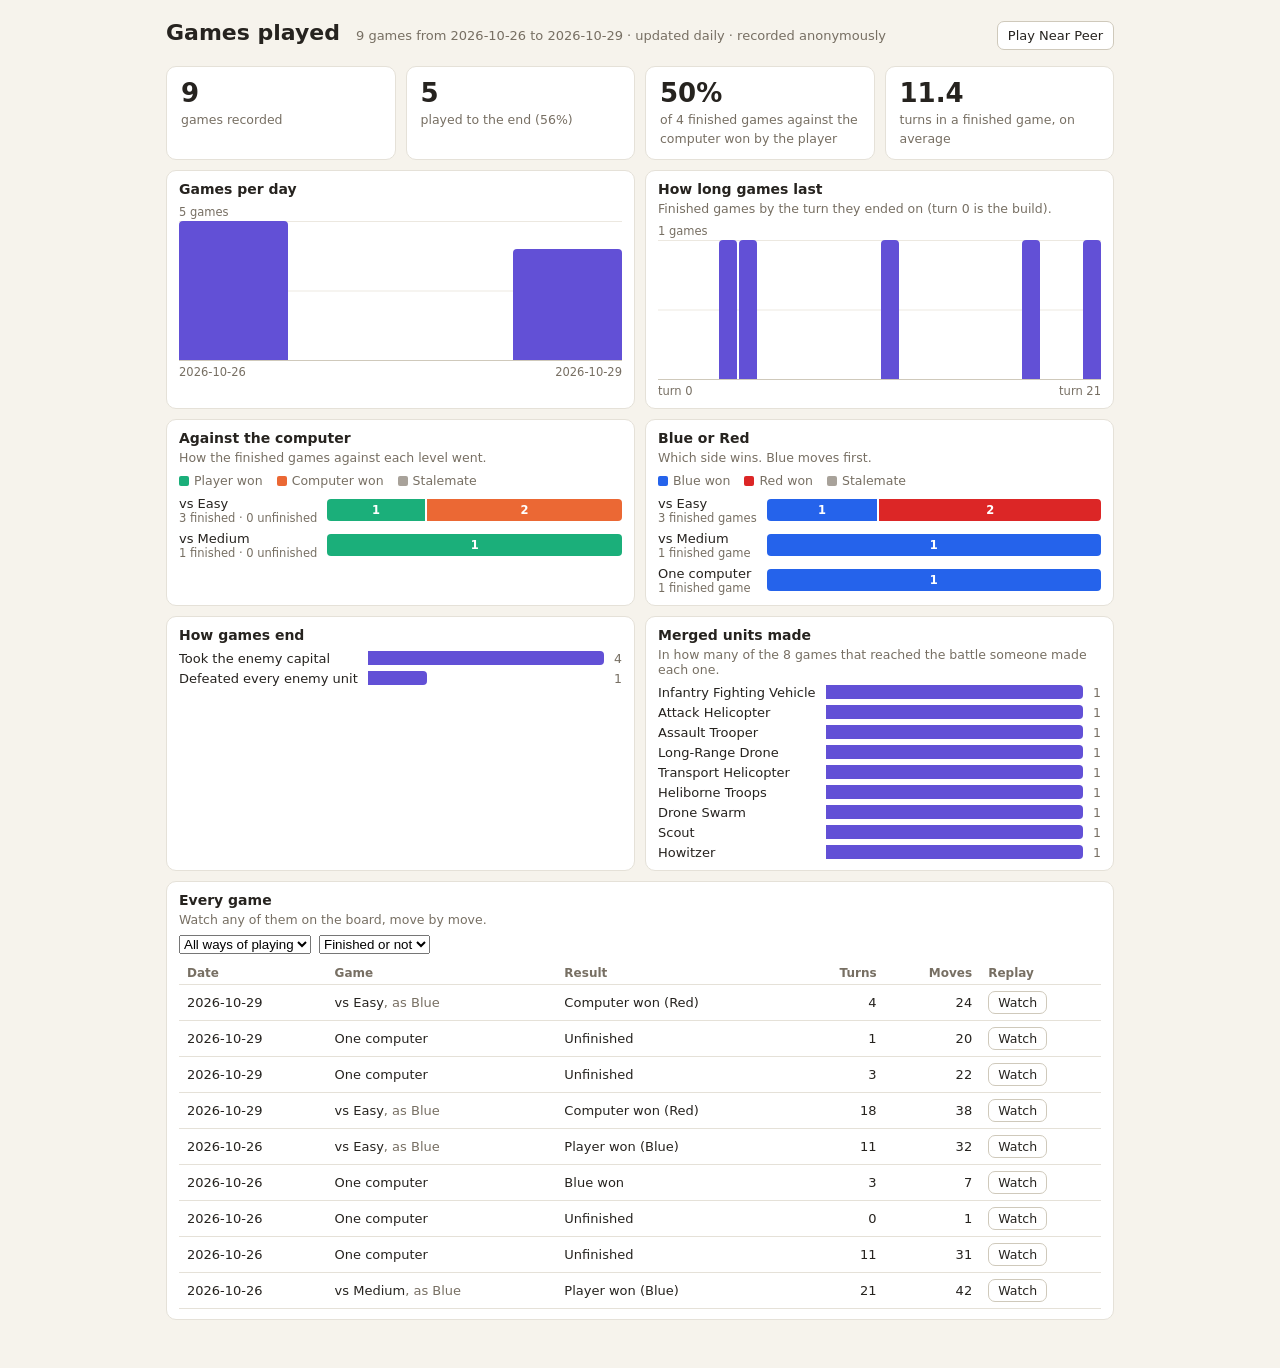
<file: stats.html>
<!doctype html>
<html lang="en">
<head>
  <meta charset="utf-8">
  <meta name="viewport" content="width=device-width, initial-scale=1">
  <title>Near Peer · Games played</title>
  <meta name="description" content="How the games of Near Peer played online went, with a replay of every one.">
  <meta name="color-scheme" content="light dark">
  <link rel="icon" href="favicon.svg" type="image/svg+xml">
  <link rel="stylesheet" href="style.css">
  <script>
    // The remembered theme (Light / Dark), as in index.html.
    try {
      const t = localStorage.getItem('near-peer:theme');
      if (t === 'light' || t === 'dark') document.documentElement.dataset.theme = t;
    } catch (e) { /* private window etc. */ }
  </script>
  <style>
    /* The game's page doesn't scroll; this one does. Colours come from style.css. */
    html, body { height: auto; }
    body { overflow: auto; }
    :root {
      /* Chart colours, checked for colour blindness and contrast against --card in both themes. */
      --player: light-dark(#1baf7a, #199e70);   /* a person beat the computer */
      --computer: light-dark(#eb6834, #d95926); /* the computer won */
      --count: light-dark(#6250d6, #9085e9);    /* a single count */
      --even: light-dark(#a8a29a, #6b655d);     /* stalemate */
      --grid: light-dark(#ece8e0, #2e2b27);
    }
    .stats { max-width: 980px; margin: 0 auto; padding: 20px 16px 48px; color: var(--ink); }
    .stats header { display: flex; flex-wrap: wrap; align-items: baseline; gap: 6px 16px; margin-bottom: 16px; }
    .stats h1 { margin: 0; font-size: 22px; }
    .stats header .muted { font-size: 13px; }
    .stats header .button { margin-left: auto; }
    .tiles { display: grid; grid-template-columns: repeat(auto-fit, minmax(170px, 1fr)); gap: 10px; margin-bottom: 10px; }
    .tile { background: var(--card); border: 1px solid var(--line); border-radius: 10px; padding: 12px 14px; }
    .tile b { display: block; font-size: 26px; line-height: 1.15; font-variant-numeric: tabular-nums; }
    .tile span { font-size: 12.5px; color: var(--muted); }
    .grid2 { display: grid; grid-template-columns: repeat(auto-fit, minmax(min(100%, 420px), 1fr)); gap: 10px; margin-bottom: 10px; }
    .stats .card { min-width: 0; }
    .stats .card > .hint:first-of-type { margin-top: -4px; }
    .empty { text-align: center; padding: 40px 16px; }

    /* Columns over time or turns: bars from a common baseline, rounded at the data end. */
    .cols { display: flex; align-items: flex-end; gap: 2px; height: 140px; border-bottom: 1px solid var(--edge);
      background: linear-gradient(var(--grid) 1px, transparent 1px) 0 0 / 100% 50%; }
    .cols > div { flex: 1; min-width: 0; height: 100%; display: flex; align-items: flex-end; outline-offset: 1px; }
    .cols > div > i { display: block; width: 100%; background: var(--count); border-radius: 4px 4px 0 0; }
    .cols > div:hover > i, .cols > div:focus > i { filter: brightness(1.15); }
    .axis { display: flex; justify-content: space-between; font-size: 11.5px; color: var(--muted); margin-top: 4px; font-variant-numeric: tabular-nums; }
    .ymax { font-size: 11.5px; color: var(--muted); margin-bottom: 2px; }

    /* Rows of whole-games-split-by-result, and ranked bar lists. */
    .legend { display: flex; flex-wrap: wrap; gap: 4px 14px; font-size: 12.5px; color: var(--muted); margin: 0 0 8px; }
    .legend span::before { content: ''; display: inline-block; width: 10px; height: 10px; border-radius: 2px; margin-right: 5px; vertical-align: -1px; background: var(--c); }
    .split { display: grid; grid-template-columns: minmax(70px, max-content) 1fr; gap: 6px 10px; align-items: center; }
    .split .label { font-size: 13px; }
    .split .label small { display: block; color: var(--muted); font-size: 11.5px; }
    .bar { display: flex; gap: 2px; height: 22px; }
    .bar > div { background: var(--c); color: #fff; font-size: 11.5px; font-weight: 600; display: flex; align-items: center; justify-content: center;
      overflow: hidden; white-space: nowrap; min-width: 3px; font-variant-numeric: tabular-nums; }
    .bar > div:first-child { border-radius: 4px 0 0 4px; }
    .bar > div:last-child { border-radius: 0 4px 4px 0; }
    .bar > div:only-child { border-radius: 4px; }
    .bar > div:hover, .bar > div:focus { filter: brightness(1.12); }
    .ranked { display: grid; grid-template-columns: minmax(0, max-content) 1fr max-content; gap: 5px 10px; align-items: center; font-size: 13px; }
    .ranked .track { height: 14px; }
    .ranked .track i { display: block; height: 100%; background: var(--count); border-radius: 0 4px 4px 0; min-width: 3px; }
    .ranked .n { color: var(--muted); font-variant-numeric: tabular-nums; text-align: right; font-size: 12.5px; }

    /* The list of games. */
    .filters { display: flex; flex-wrap: wrap; gap: 8px; margin-bottom: 8px; }
    .table-wrap { overflow-x: auto; }
    table.games { width: 100%; border-collapse: collapse; font-size: 13px; font-variant-numeric: tabular-nums; }
    table.games th { text-align: left; font-size: 12px; color: var(--muted); font-weight: 600; padding: 4px 8px; border-bottom: 1px solid var(--line); }
    table.games td { padding: 6px 8px; border-bottom: 1px solid var(--line); white-space: nowrap; }
    table.games td.num, table.games th.num { text-align: right; }
    table.games .button { padding: 3px 9px; font-size: 12.5px; }
    .more { margin-top: 10px; }
    /* Phones: the replay button stays in view; the number of moves goes and results wrap. */
    @media (max-width: 560px) {
      table.games .moves { display: none; }
      table.games td { white-space: normal; padding: 6px 4px; }
      table.games td:first-child { white-space: nowrap; }
    }

    .tip { position: fixed; z-index: 10; pointer-events: none; background: var(--card); color: var(--ink); border: 1px solid var(--edge);
      border-radius: 8px; padding: 6px 9px; font-size: 12.5px; box-shadow: 0 4px 14px var(--shadow); max-width: 240px; }
    .tip b { font-size: 14px; margin-right: 4px; }
    .tip[hidden] { display: none; }
  </style>
</head>
<body>
  <main class="stats" id="stats">
    <header>
      <h1>Games played</h1>
      <span class="muted" id="about">Loading…</span>
      <a class="button" href="./">Play Near Peer</a>
    </header>
  </main>
  <div class="tip" id="tip" hidden></div>
  <!-- Reads data/games.json, which tools/games.js keeps up to date (a GitHub Action, every day). -->
  <script type="module" src="js/statspage.js"></script>
</body>
</html>
</file>
<file: style.css>
:root {
  /* Page colours as light-dark(light, dark), in the same warm "pastel stone" family as the
     terrain (colours.js), never cool greys. The theme follows the system unless the
     Theme picker sets data-theme="light" or "dark" on <html>. */
  color-scheme: light dark;
  --bg: light-dark(#f6f3ec, #171513);
  --card: light-dark(#ffffff, #211f1c);
  --ink: light-dark(#26231f, #ebe5da);
  --muted: light-dark(#776f63, #a39b8e);
  --line: light-dark(#e5e1d8, #38342f);
  --edge: light-dark(#cfc9bb, #4d4840);         /* buttons, inputs, menus */
  --raised: light-dark(#ffffff, #2a2723);       /* button face */
  --hover: light-dark(#f3f0e8, #35312c);
  --soft: light-dark(#f1efe9, #302c28);         /* small tags, code */
  --field: light-dark(#faf8f3, #14120f);        /* read-only text fields */
  --picked: light-dark(#fffbea, #3a3418);
  --pill: light-dark(#dcfce7, #163a24);
  --pill-ink: light-dark(#14532d, #a7f3c0);
  --capt-bg: light-dark(#fae8ff, #4a1650);
  --skill-bg: light-dark(#ede9fe, #2e2550);
  --skill-ink: light-dark(#4c1d95, #c4b5fd);
  --skill-accent: light-dark(#6d28d9, #a78bfa);
  --shadow: light-dark(rgba(0, 0, 0, .15), rgba(0, 0, 0, .5));
  /* The board keeps the same colours in both themes: its art sits on its own dark table. */
  --hit: #b91c1c;
  --danger: #c026d3;   /* capturable / attack that would capture */
  --table: #262320;    /* board background, also the gap between tiles: warm charcoal, dark enough that minefields stand out */
  --good: #15803d;
  font-family: system-ui, -apple-system, "Segoe UI", sans-serif;
  color: var(--ink);
}
:root[data-theme="light"] { color-scheme: light; }
:root[data-theme="dark"] { color-scheme: dark; }
/* Text colours off the board get lighter in the dark theme so they stay readable. */
.panel, .hover-info, .menu, .dock, .topbar {
  --hit: light-dark(#b91c1c, #f87171);
  --danger: light-dark(#c026d3, #e879f9);
  --good: light-dark(#15803d, #4ade80);
}

* { box-sizing: border-box; }
body { margin: 0; background: var(--bg); }

/* ---- full-screen game: board, with whose turn and the menu button over its top corners,
        and the dock (what you can do now) beside or under it. Nothing on the page scrolls.
        The board's size comes from the window alone, never from what the dock holds: the dock
        has a fixed size and scrolls inside, so the board doesn't jump when the cards change. ---- */
html, body { height: 100%; }
body { overflow: hidden; }
.game {
  --board-ratio: 500 / 490;   /* the board's viewBox (ui.js mount): height / width */
  --dock-min: 180px;          /* narrow screens: the least height left for the dock */
  --side: clamp(300px, 30vw, 400px); /* wide screens: the dock's width */
  position: relative;
  height: 100vh;
  height: 100dvh;
  display: grid;
  grid-template-areas: "board" "dock";
  /* Narrow screens: the board gets the height its width needs (or all but --dock-min), the dock the rest. */
  grid-template-rows: min(calc(100vw * var(--board-ratio)), calc(100dvh - var(--dock-min))) minmax(0, 1fr);
  background: var(--table);
}
#board {
  grid-area: board; width: 100%; height: 100%; min-height: 0; display: block;
  /* Touch: dragging a unit must not scroll or zoom the page, select the tile, flash the tap
     highlight or open the long-press menu. The page never scrolls anyway. */
  touch-action: none;
  user-select: none; -webkit-user-select: none;
  -webkit-touch-callout: none;
  -webkit-tap-highlight-color: transparent;
}

.topbar {
  position: absolute; top: 0; left: 0; right: 0;
  display: flex; justify-content: space-between; align-items: flex-start; gap: 8px;
  padding: 10px 12px;
  pointer-events: none; /* the board underneath stays clickable between the two */
}
.topbar > * { pointer-events: auto; }
.status-pill {
  background: var(--card); color: var(--ink);
  border-left: 5px solid; border-radius: 8px;
  padding: 5px 11px; font-size: 14px;
  box-shadow: 0 2px 8px var(--shadow);
}
/* The phase on a second line, so the pill stays narrow enough to sit beside the board's top row. */
.status-phase { display: block; font-size: 11.5px; }
.menu-btn { font-weight: 600; box-shadow: 0 2px 8px var(--shadow); white-space: nowrap; }
.pop-out { margin-left: auto; } /* beside the Menu button */
.pop-out[hidden] { display: none; }

.dock {
  grid-area: dock;
  min-height: 0;
  overflow-y: auto;
  background: var(--bg);
  border-top: 1px solid var(--line);
  padding: 8px 12px;
}
.dock-cards { display: flex; flex-wrap: wrap; gap: 8px; justify-content: center; align-items: flex-start; }
.dock-cards:empty { display: none; }
.dock .card { flex: 1 1 320px; max-width: 560px; padding: 8px 12px; }
.dock .card h2 { margin-bottom: 6px; }
.dock .hint { margin: 6px 0; }
.hover-info {
  max-width: 1128px; margin: 6px auto 0;
  padding: 2px 4px;
  font-size: 12.5px; color: var(--ink);
}
@media (hover: none) { .hover-info { display: none; } } /* nothing to hover on a touch screen */

/* Wide screens: the dock is a column down the right, the board fills the rest at full height. */
@media (min-aspect-ratio: 1/1) and (min-width: 760px) {
  .game {
    grid-template-areas: "board dock";
    grid-template-columns: minmax(0, 1fr) var(--side);
    grid-template-rows: minmax(0, 1fr);
  }
  .topbar { right: var(--side); } /* over the board only */
  .dock { display: flex; flex-direction: column; border-top: 0; border-left: 1px solid var(--line); }
  .dock-cards { flex-direction: column; flex-wrap: nowrap; align-items: stretch; }
  .dock .card { flex: none; max-width: none; }
  .hover-info { margin: auto 0 0; padding-top: 8px; } /* at the foot of the column */
}

/* Small squarish windows (an X post's player card, a small browser window): the board takes all
   but a short strip, the dock's cards shrink to their buttons (the strip scrolls for the rest),
   and the status and menu shrink into the empty corners beside the hexagonal board. */
@media (aspect-ratio >= 3/4) and (width < 760px) and (height < 800px),
       (3/4 <= aspect-ratio < 1) and (height < 800px) {
  .game { --dock-min: 104px; }
  .topbar { padding: 6px; }
  .status-pill { font-size: 12.5px; padding: 4px 9px; border-left-width: 4px; }
  .status-phase { font-size: 11px; }
  .status-verb { display: none; } /* "Blue (you)" */
  .menu-btn { padding: 5px 10px; }
  .menu-label { display: none; }
  .hover-info { display: none; }
  .dock { padding: 6px 8px; }
  .dock-cards { gap: 6px; }
  .dock .card { padding: 6px 8px; font-size: 12.5px; min-width: 0; } /* the picks scroll inside it */
  .dock button { padding: 4px 9px; font-size: 12.5px; }
  .dock .build > h2, .dock .actions > h2, .dock .hint.how { display: none; }
  .dock .picks { display: flex; overflow-x: auto; gap: 5px; }
  .dock .pick { flex: none; padding: 3px 8px; }
  .dock .build > .row { margin-top: 6px; }
  /* This turn: the move pill and the buttons on one line. */
  .dock .actions { display: flex; flex-wrap: wrap; align-items: center; gap: 6px; }
  .dock .actions > * { margin: 0; }
  /* The selected unit: its name and stats on one line, then what it can do here, then the rest. */
  .dock .unit { display: flex; flex-wrap: wrap; align-items: center; gap: 2px 10px; }
  .dock .unit > * { flex: 1 1 100%; margin: 0; }
  .dock .unit > h2 { flex: none; order: -2; }
  .dock .unit > .now { flex: none; order: -2; }
  .dock .unit > .parts-box, .dock .unit > .targets:not(.threat) { order: -1; }
}

.credits { display: flex; flex-wrap: wrap; align-items: center; justify-content: space-between; gap: 8px; }

/* Watching a recorded game (index.html?replay=…): the controls at the top of the dock. */
.dock .replay { max-width: 560px; margin: 0 auto 8px; }
.replay-about { font-weight: 400; font-size: 12.5px; margin-left: auto; }
.replay-buttons { align-items: center; }
.replay-play { min-width: 86px; }
.replay-slider { display: block; width: 100%; margin: 10px 0 0; accent-color: var(--ink); }

/* ---- the menu: a full-screen sheet that scrolls ---- */
.sheet { position: fixed; inset: 0; z-index: 30; overflow-y: auto; background: var(--bg); }
.sheet[hidden] { display: none; }
.sheet-inner { max-width: 640px; margin: 0 auto; padding: 0 16px 24px; }
.sheet-head {
  position: sticky; top: 0; z-index: 1;
  background: var(--bg); padding: 12px 0;
}
.sheet-head .menu-btn { margin-left: auto; }
.statline.now { display: flex; margin: 6px 0; font-size: 14px; }

/* ---- board svg ---- */
.tile { stroke: var(--table); stroke-width: 4; }
.hit { fill: transparent; cursor: pointer; }
.hit.grab { cursor: grab; } /* a unit you can drag */
.aim-casing { fill: none; stroke: #fff; stroke-opacity: .75; stroke-width: 7; stroke-linecap: round; }
.aim-line { fill: none; stroke-width: 3.5; stroke-linecap: round; }
.aim-line.miss { stroke-dasharray: 6 5; }
.aim-dot { stroke: #fff; stroke-width: 1.5; }
.coord { font-size: 9px; text-anchor: middle; fill: #000; opacity: .45; }
.ulabel { font-size: 15px; font-weight: 800; text-anchor: middle; fill: #fff; }
.ustats {
  font-size: 10.5px; font-weight: 700; text-anchor: middle; fill: #222;
  paint-order: stroke; stroke: #fff; stroke-width: 3px; stroke-linejoin: round;
}
.ustats.small { font-size: 9.5px; }
.ustats.buff { fill: var(--good); }
.ustats.debuff { fill: var(--hit); }
.sel-ring-outer { fill: none; stroke: #111; stroke-width: 6; }
.sel-ring { fill: none; stroke: #fff; stroke-width: 2.5; }
.capt-ring {
  fill: none; stroke: var(--danger); stroke-width: 3.5; stroke-dasharray: 5 3;
  animation: march 0.8s linear infinite;
}
.mv-badge { fill: var(--good); stroke: #fff; stroke-width: 1.5; }
.mv-badge-text { font-size: 9px; font-weight: 800; fill: #fff; text-anchor: middle; }

.reach { fill: #fff; fill-opacity: .35; stroke-width: 2.5; }
.reach.preview { fill: none; stroke-width: 2; stroke-dasharray: 5 4; stroke-opacity: .85; }
.step { fill: none; stroke: var(--good); stroke-width: 3.5; stroke-dasharray: 7 4; }
.range { fill: none; stroke: #1f2328; stroke-opacity: .55; stroke-width: 1.6; stroke-dasharray: 2 3; }
.range.preview { stroke-opacity: .25; }
.place-target { fill: none; stroke-width: 3.5; stroke-dasharray: 8 5; animation: march 1s linear infinite; }
.hover-ring { fill: none; stroke: #fff; stroke-opacity: .9; stroke-width: 2.5; }
.move-path { fill: none; stroke: var(--good); stroke-width: 3; stroke-dasharray: 2 5; stroke-linecap: round; opacity: .8; }

.atk-line { fill: none; stroke-width: 2.5; stroke-linecap: round; }
.atk-line.hit { stroke: var(--danger); }
.atk-line.miss { stroke: #6b7280; stroke-dasharray: 5 4; stroke-width: 2; }
.atk-tag { stroke-width: 1; }
.atk-tag.hit { fill: #fae8ff; stroke: var(--danger); }
.atk-tag.miss { fill: #f3f4f6; stroke: #9ca3af; }
.atk-tag-text { font-size: 10px; font-weight: 700; text-anchor: middle; fill: #111; }
.atk-bubble { stroke: #fff; stroke-width: 1.5; }
.atk-bubble-text { font-size: 9.5px; font-weight: 800; text-anchor: middle; fill: #fff; }

@keyframes march { to { stroke-dashoffset: -16; } }

/* ---- panel ---- */
.panel { display: flex; flex-direction: column; gap: 10px; min-width: 0; }
.title { display: flex; align-items: baseline; gap: 10px; }
.title h1 { margin: 0; font-size: 22px; letter-spacing: .02em; }
.card {
  background: var(--card);
  border: 1px solid var(--line);
  border-radius: 10px;
  padding: 10px 12px;
  font-size: 13.5px;
}
.card h2 { margin: 0 0 8px; font-size: 14px; display: flex; align-items: center; gap: 6px; }
.card h3 { margin: 8px 0 4px; font-size: 12.5px; color: var(--muted); font-weight: 600; display: flex; align-items: center; gap: 6px; }
.phase { font-size: 12px; text-transform: uppercase; letter-spacing: .06em; color: var(--muted); }
.turn { font-size: 16px; margin-top: 2px; display: flex; align-items: center; gap: 6px; }
.win { border: 2px solid; }
.win-title { font-size: 18px; font-weight: 800; display: flex; align-items: center; gap: 8px; margin-bottom: 4px; }
.win button { margin-top: 8px; }

.chip { display: inline-block; width: 11px; height: 11px; border-radius: 50%; flex: none; vertical-align: -1px; margin-right: 4px; }
.muted { color: var(--muted); }
.hint { color: var(--muted); font-size: 12.5px; margin: 8px 0; }
.row { display: flex; flex-wrap: wrap; gap: 6px; }
.buff { color: var(--good); font-weight: 700; }
.debuff { color: var(--hit); font-weight: 700; }
.capt-text { color: var(--danger); }
.tag { font-size: 11px; padding: 1px 6px; border-radius: 999px; margin-left: 6px; }
.tag.capt { background: var(--capt-bg); color: var(--danger); }

button, .button {
  font: inherit;
  font-size: 13px;
  padding: 6px 10px;
  border: 1px solid var(--edge);
  border-radius: 7px;
  background: var(--raised);
  color: var(--ink);
  cursor: pointer;
}
button:hover:not(:disabled), .button:hover { background: var(--hover); }
.button { display: inline-block; text-decoration: none; }
button:disabled { opacity: .45; cursor: default; }
button.primary { background: var(--ink); color: var(--card); border-color: var(--ink); }
button.primary:hover:not(:disabled) { background: light-dark(#3a3530, #fff); }

.picks { display: grid; grid-template-columns: repeat(auto-fill, minmax(100px, 1fr)); gap: 6px; }
.pick { display: flex; flex-direction: column; align-items: flex-start; border-width: 2px; }
.pick.on { background: var(--picked); }
.pick-name { font-weight: 700; }
.pick-desc { font-size: 11.5px; color: var(--muted); }

.pills { display: flex; gap: 6px; flex-wrap: wrap; margin-bottom: 8px; }
.pill { padding: 3px 9px; border-radius: 999px; background: var(--pill); color: var(--pill-ink); font-weight: 600; font-size: 12.5px; }
.pill.done { background: var(--soft); color: var(--muted); text-decoration: line-through; }

table.stats, table.ref { border-collapse: collapse; margin-top: 6px; width: 100%; }
.stats th, .stats td, .ref th, .ref td { text-align: left; padding: 3px 6px; border-bottom: 1px solid var(--line); }
.stats th, .ref th { font-size: 11.5px; color: var(--muted); font-weight: 600; }
.targets .target { display: flex; justify-content: space-between; align-items: center; gap: 6px; padding: 3px 0; }
.targets button { padding: 3px 8px; }

.toggles { display: flex; flex-direction: column; gap: 4px; margin-top: 8px; }
.toggle { display: flex; gap: 6px; align-items: center; font-size: 12.5px; cursor: pointer; }

.mini { display: inline-grid; place-items: center; width: 17px; height: 17px; border-radius: 50%; color: #fff; font-size: 10px; font-weight: 800; flex: none; }

.log { max-height: 220px; overflow-y: auto; font-size: 12.5px; }
.log-row { padding: 2px 0; border-bottom: 1px dashed var(--line); display: flex; align-items: baseline; gap: 2px; }

details summary { cursor: pointer; font-weight: 600; }
details[open] > summary { margin-bottom: 8px; }
.rules p { margin: 0 0 6px; font-size: 12.5px; line-height: 1.45; }

.menu {
  position: fixed;
  z-index: 10;
  display: flex;
  flex-direction: column;
  min-width: 200px;
  background: var(--card);
  border: 1px solid var(--edge);
  border-radius: 8px;
  box-shadow: 0 8px 24px var(--shadow);
  padding: 4px;
}
.menu[hidden], .toast[hidden] { display: none; }
.menu button { border: 0; text-align: left; border-radius: 5px; background: transparent; }
/* A choice: an icon column, then a word or two with unit badges (see ICON in ui.js). */
.menu .mi { display: flex; align-items: center; gap: 8px; padding: 7px 10px; }
.mi-icon { width: 16px; flex: none; display: grid; place-items: center; font-size: 17px; font-weight: 800; line-height: 1; }
.mi-body { display: flex; align-items: center; flex-wrap: wrap; gap: 3px; white-space: pre; }
.mi.capture .mi-icon { color: var(--danger); }
.mi.merge .mi-icon { color: var(--merge-ink); }
.mi.select { color: var(--muted); }
.mi-token { flex: none; overflow: visible; }
.mi-split { display: inline-flex; align-items: center; gap: 2px; margin-right: 4px; padding-right: 6px; border-right: 1px solid var(--line); }

.toast {
  position: fixed;
  left: 50%;
  bottom: 24px;
  transform: translateX(-50%);
  background: var(--ink);
  color: var(--card);
  padding: 8px 14px;
  border-radius: 8px;
  font-size: 13.5px;
  z-index: 20;
}

/* ---- icons ---- */
.icon { flex: none; vertical-align: -3px; }
.with-icon { display: inline-flex; align-items: center; gap: 5px; }
.pick-name { display: inline-flex; align-items: center; gap: 5px; }
.hover-unit .icon { margin-right: 3px; }

.statline { display: inline-flex; flex-wrap: wrap; align-items: center; gap: 2px 8px; }
.stat { display: inline-flex; align-items: center; gap: 2px; font-variant-numeric: tabular-nums; }
.pick-desc .statline { gap: 3px; flex-wrap: nowrap; }
.pick-desc .stat { gap: 1px; }

/* ---- skills ---- */
.skill-tag {
  display: inline-flex; align-items: center; gap: 3px;
  padding: 1px 6px; border-radius: 999px;
  background: var(--skill-bg); color: var(--skill-ink); font-size: 12px; font-weight: 600; white-space: nowrap;
}
.skills { margin-top: 6px; display: flex; flex-direction: column; gap: 4px; font-size: 12.5px; }
.pick-skill { display: inline-flex; margin-left: auto; color: var(--skill-accent); }
.pick-name { width: 100%; }

.settings { display: flex; gap: 0 18px; flex-wrap: wrap; }
.setting { display: flex; align-items: center; gap: 8px; margin-top: 10px; font-size: 13px; }
.setting select { font: inherit; padding: 3px 6px; border-radius: 6px; border: 1px solid var(--edge); background: var(--raised); color: var(--ink); }

/* ---- online ---- */
.link-row { margin: 8px 0; flex-wrap: nowrap; }
.link { flex: 1; min-width: 0; font: inherit; font-size: 12.5px; padding: 5px 8px; border: 1px solid var(--edge); border-radius: 7px; background: var(--field); color: var(--ink); }
.hint.bad { color: var(--hit); }
.people { margin-left: auto; font-size: 11.5px; font-weight: 600; color: var(--muted); background: var(--soft); padding: 1px 8px; border-radius: 999px; }
.peer-hover { fill-opacity: .12; stroke-width: 3.5; stroke-dasharray: 8 5; stroke-linejoin: round; }


/* ---- merging and splitting ---- */
:root {
  --merge-bg: light-dark(#fef3c7, #45300c);
  --merge-ink: light-dark(#92400e, #fcd34d);
}
.merge-target { fill: #d97706; fill-opacity: .12; stroke: #d97706; stroke-width: 3; stroke-dasharray: 3 4; }
.merge-target.preview { fill: none; stroke-width: 2; stroke-opacity: .8; }
.menu button.merge, button.merge { color: var(--merge-ink); }
.targets button.merge { background: var(--merge-bg); border-color: #d97706; }
.mini.merged { width: auto; min-width: 17px; padding: 0 4px; border-radius: 9px; font-size: 9px; letter-spacing: .02em; }
.parts-box { margin-top: 6px; }
.parts { display: flex; flex-wrap: wrap; gap: 4px; }
.part { display: inline-flex; align-items: center; gap: 4px; font-size: 12px; padding: 2px 8px; border-radius: 999px; border: 1px solid var(--edge); background: var(--soft); color: var(--muted); text-decoration: line-through; }
.part.on { background: var(--merge-bg); color: var(--merge-ink); border-color: #d97706; text-decoration: none; }
span.part { text-decoration: none; color: var(--ink); background: var(--soft); border-color: var(--line); }
.parts-box .hint { margin: 5px 0 0; }

/* rules: each skill's description sits on its own row under it */
.skills-ref .skill-effect td { padding-top: 0; font-size: 12px; }
.skills-ref tr:has(+ .skill-effect) td { border-bottom: 0; }
</file>
